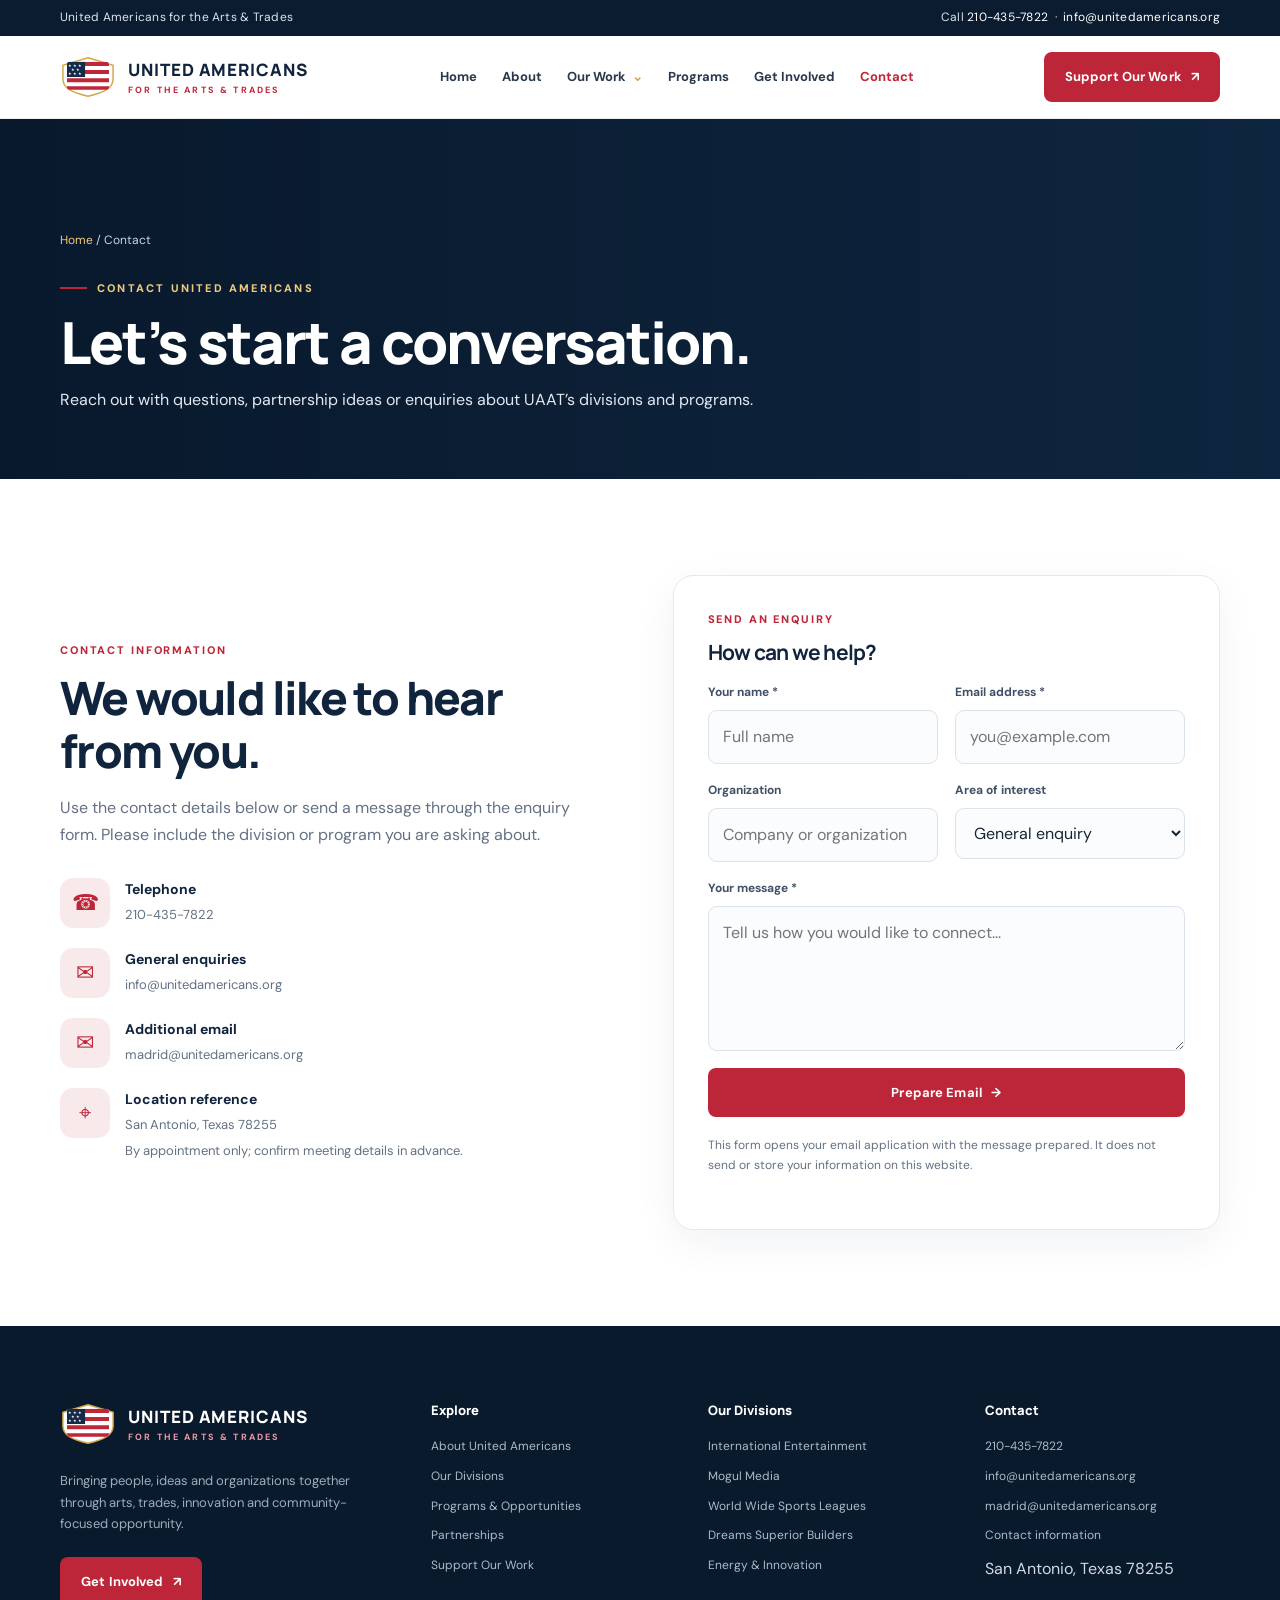
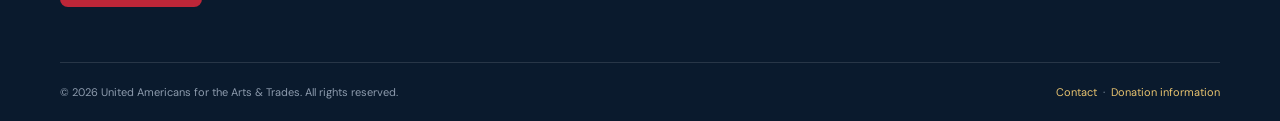
<file: contact.html>
<!doctype html><html lang="en"><head><meta charset="utf-8"><meta name="viewport" content="width=device-width, initial-scale=1"><meta name="description" content="Contact United Americans for the Arts and Trades by phone or email, or prepare an enquiry."><meta name="theme-color" content="#10243e"><title>Contact | United Americans</title><link rel="icon" href="assets/img/logo.svg" type="image/svg+xml"><link rel="stylesheet" href="assets/css/style.css"></head><body data-page="contact"><div class="topbar"><div class="container topbar-inner"><span>United Americans for the Arts &amp; Trades</span><span>Call <a href="tel:+12104357822">210-435-7822</a> &nbsp;·&nbsp; <a href="mailto:info@unitedamericans.org">info@unitedamericans.org</a></span></div></div>
<header class="site-header"><div class="container nav-wrap"><a class="brand" href="index.html" aria-label="United Americans home"><img src="assets/img/logo.svg" alt="American flag shield logo"><span class="brand-copy"><strong>UNITED AMERICANS</strong><span>FOR THE ARTS &amp; TRADES</span></span></a>
<button class="menu-toggle" aria-label="Toggle navigation" aria-expanded="false">&#9776;</button>
<nav class="main-nav" aria-label="Main navigation"><a href="index.html" data-nav="home">Home</a><a href="about.html" data-nav="about">About</a><div class="nav-drop"><button type="button">Our Work</button><div class="drop-menu"><a href="divisions.html">All Divisions</a><a href="divisions.html#entertainment">International Entertainment</a><a href="divisions.html#media">Mogul Media</a><a href="divisions.html#sports">World Wide Sports Leagues</a><a href="divisions.html#builders">Dreams Superior Builders</a><a href="divisions.html#energy">Energy &amp; Innovation</a><a href="divisions.html#economic">Economic Revitalization</a></div></div><a href="programs.html" data-nav="programs">Programs</a><a href="get-involved.html" data-nav="involved">Get Involved</a><a href="contact.html" data-nav="contact">Contact</a></nav>
<div class="nav-actions"><a class="btn" href="donate.html">Support Our Work <span aria-hidden="true">↗</span></a></div></div></header><main><section class="page-hero" style="--page-image:url('https://images.unsplash.com/photo-1521791136064-7986c2920216?auto=format&fit=crop&w=1800&q=85')"><div class="container"><div class="breadcrumbs"><a href="index.html">Home</a> / Contact</div><span class="eyebrow">Contact United Americans</span><h1>Let’s start a conversation.</h1><p>Reach out with questions, partnership ideas or enquiries about UAAT’s divisions and programs.</p></div></section>
<section class="section"><div class="container split"><div class="reveal"><span class="kicker">Contact Information</span><h2>We would like to hear from you.</h2><p class="text-muted">Use the contact details below or send a message through the enquiry form. Please include the division or program you are asking about.</p><div class="contact-list" style="margin-top:30px"><div class="contact-item"><div class="icon-box">☎</div><div><strong>Telephone</strong><a href="tel:+12104357822">210-435-7822</a></div></div><div class="contact-item"><div class="icon-box">✉</div><div><strong>General enquiries</strong><a href="mailto:info@unitedamericans.org">info@unitedamericans.org</a></div></div><div class="contact-item"><div class="icon-box">✉</div><div><strong>Additional email</strong><a href="mailto:madrid@unitedamericans.org">madrid@unitedamericans.org</a></div></div><div class="contact-item"><div class="icon-box">⌖</div><div><strong>Location reference</strong><span>San Antonio, Texas 78255</span><br><span>By appointment only; confirm meeting details in advance.</span></div></div></div></div>
<div class="form-card reveal delay-1"><span class="kicker">Send an Enquiry</span><h3>How can we help?</h3><form data-mail-form><div class="form-grid"><div class="field"><label for="name">Your name *</label><input id="name" name="name" required autocomplete="name" placeholder="Full name"></div><div class="field"><label for="email">Email address *</label><input id="email" name="email" type="email" required autocomplete="email" placeholder="you@example.com"></div><div class="field"><label for="organization">Organization</label><input id="organization" name="organization" placeholder="Company or organization"></div><div class="field"><label for="interest">Area of interest</label><select id="interest" name="interest"><option>General enquiry</option><option>International Entertainment</option><option>Mogul Media</option><option>World Wide Sports Leagues</option><option>Dreams Superior Builders</option><option>Energy &amp; Innovation</option><option>Economic Revitalization</option><option>Internship Programs</option><option>Sponsorship or Donation</option></select></div><div class="field full"><label for="message">Your message *</label><textarea id="message" name="message" required placeholder="Tell us how you would like to connect..."></textarea></div><div class="field full"><button class="btn" type="submit">Prepare Email <span>→</span></button><p class="form-note">This form opens your email application with the message prepared. It does not send or store your information on this website.</p><p class="form-note form-status" aria-live="polite"></p></div></div></form></div></div></section></main><footer class="site-footer"><div class="container"><div class="footer-grid"><div class="footer-brand"><a class="brand" href="index.html"><img src="assets/img/logo.svg" alt="United Americans logo"><span class="brand-copy"><strong>UNITED AMERICANS</strong><span>FOR THE ARTS &amp; TRADES</span></span></a><p>Bringing people, ideas and organizations together through arts, trades, innovation and community-focused opportunity.</p><a class="btn" href="get-involved.html">Get Involved <span>↗</span></a></div><div><div class="footer-title">Explore</div><div class="footer-links"><a href="about.html">About United Americans</a><a href="divisions.html">Our Divisions</a><a href="programs.html">Programs &amp; Opportunities</a><a href="get-involved.html">Partnerships</a><a href="donate.html">Support Our Work</a></div></div><div><div class="footer-title">Our Divisions</div><div class="footer-links"><a href="divisions.html#entertainment">International Entertainment</a><a href="divisions.html#media">Mogul Media</a><a href="divisions.html#sports">World Wide Sports Leagues</a><a href="divisions.html#builders">Dreams Superior Builders</a><a href="divisions.html#energy">Energy &amp; Innovation</a></div></div><div><div class="footer-title">Contact</div><div class="footer-links"><a href="tel:+12104357822">210-435-7822</a><a href="mailto:info@unitedamericans.org">info@unitedamericans.org</a><a href="mailto:madrid@unitedamericans.org">madrid@unitedamericans.org</a><a href="contact.html">Contact information</a><span>San Antonio, Texas 78255</span></div></div></div><div class="footer-bottom"><span>© <span data-year></span> United Americans for the Arts &amp; Trades. All rights reserved.</span><span><a href="contact.html">Contact</a> &nbsp;·&nbsp; <a href="donate.html">Donation information</a></span></div></div></footer><button class="back-top" aria-label="Back to top">↑</button><script src="assets/js/main.js" defer></script></body></html>
</file>
<file: assets/css/style.css>
@import url('https://fonts.googleapis.com/css2?family=DM+Sans:wght@400;500;600;700&family=Manrope:wght@400;500;600;700;800&display=swap');
:root{--navy:#10243e;--navy-2:#17395e;--blue:#246b8f;--red:#bd2638;--gold:#d5a64b;--ink:#182536;--muted:#637184;--paper:#f5f7fa;--line:#e4e9ef;--white:#fff;--shadow:0 18px 50px rgba(16,36,62,.12);--radius:22px;--wrap:1160px}
*{box-sizing:border-box}html{scroll-behavior:smooth;scroll-padding-top:96px}body{margin:0;background:#fff;color:var(--ink);font-family:'DM Sans',Arial,sans-serif;line-height:1.65}body.menu-open{overflow:hidden}img{display:block;max-width:100%}a{color:inherit;text-decoration:none}button,input,textarea,select{font:inherit}.container{width:min(var(--wrap),calc(100% - 44px));margin-inline:auto}.topbar{background:#0b1b30;color:#dce5ee;font-size:12px;letter-spacing:.02em}.topbar-inner{display:flex;justify-content:space-between;gap:20px;padding:8px 0}.topbar a{color:#fff}.site-header{position:sticky;top:0;z-index:1000;background:rgba(255,255,255,.94);backdrop-filter:blur(16px);border-bottom:1px solid rgba(16,36,62,.08)}.nav-wrap{min-height:82px;display:flex;align-items:center;justify-content:space-between;gap:28px}.brand{display:flex;align-items:center;gap:12px;min-width:250px}.brand img{width:56px;height:46px;object-fit:contain}.brand-copy{display:flex;flex-direction:column;line-height:1.1}.brand-copy strong{font:800 17px 'Manrope',sans-serif;letter-spacing:.055em;color:var(--navy)}.brand-copy span{font-size:9px;letter-spacing:.24em;font-weight:700;color:var(--red);margin-top:5px}.main-nav{display:flex;align-items:center;gap:25px}.main-nav>a,.nav-drop>button{background:none;border:0;color:#29394d;font-size:13px;font-weight:700;padding:12px 0;cursor:pointer;transition:.2s}.main-nav>a:hover,.nav-drop>button:hover,.main-nav a.active{color:var(--red)}.nav-drop{position:relative}.nav-drop>button:after{content:'⌄';padding-left:6px;color:var(--gold)}.drop-menu{position:absolute;top:calc(100% + 8px);left:-18px;width:270px;padding:10px;background:#fff;border:1px solid var(--line);border-radius:15px;box-shadow:var(--shadow);display:none}.nav-drop:hover .drop-menu,.nav-drop:focus-within .drop-menu{display:grid}.drop-menu a{padding:10px 12px;border-radius:9px;font-size:13px;font-weight:600;color:#425167}.drop-menu a:hover{background:var(--paper);color:var(--red)}.nav-actions{display:flex;align-items:center;gap:12px}.btn{display:inline-flex;align-items:center;justify-content:center;gap:9px;padding:13px 20px;border-radius:8px;border:1px solid transparent;background:var(--red);color:#fff;font-weight:700;font-size:13px;letter-spacing:.01em;transition:transform .25s,box-shadow .25s,background .25s;cursor:pointer}.btn:hover{transform:translateY(-3px);box-shadow:0 12px 24px rgba(189,38,56,.22);background:#a91e30}.btn-outline{background:transparent;border-color:rgba(255,255,255,.6);color:#fff}.btn-outline:hover{background:#fff;color:var(--navy)}.btn-light{background:#fff;color:var(--navy);border-color:var(--line)}.btn-light:hover{background:var(--navy);color:#fff}.menu-toggle{display:none;width:44px;height:44px;border:1px solid var(--line);border-radius:10px;background:#fff;color:var(--navy);font-size:23px}
.hero{position:relative;isolation:isolate;overflow:hidden;background:var(--navy);color:#fff;min-height:650px;display:flex;align-items:center}.hero:before{content:'';position:absolute;inset:0;z-index:-2;background:linear-gradient(90deg,rgba(8,24,43,.94) 0%,rgba(11,34,58,.82) 47%,rgba(11,34,58,.24) 100%),url('https://images.unsplash.com/photo-1492684223066-81342ee5ff30?auto=format&fit=crop&w=2000&q=85') center/cover}.hero:after{content:'';position:absolute;inset:auto 0 0;height:7px;background:linear-gradient(90deg,var(--red) 0 34%,#fff 34% 67%,var(--blue) 67%)}.hero-content{max-width:720px;padding:105px 0 120px}.eyebrow{display:inline-flex;align-items:center;gap:10px;color:#f0cb7e;font-size:11px;font-weight:800;letter-spacing:.2em;text-transform:uppercase}.eyebrow:before{content:'';width:27px;height:2px;background:var(--red)}h1,h2,h3,h4{font-family:'Manrope',sans-serif;line-height:1.14;letter-spacing:-.035em;margin:0 0 18px}h1{font-size:clamp(42px,6.2vw,76px);font-weight:800;margin-top:20px}h2{font-size:clamp(30px,4vw,46px);font-weight:800;color:var(--navy)}h3{font-size:21px;color:var(--navy)}.hero p{font-size:17px;max-width:630px;color:#e1e8ef;line-height:1.8;margin:0 0 30px}.hero-actions{display:flex;gap:13px;flex-wrap:wrap}.hero-note{display:flex;align-items:center;gap:13px;margin-top:45px;color:#d5deea;font-size:12px}.hero-note b{color:#fff}.hero-note .stars{display:flex;gap:3px;color:var(--gold);font-size:17px}.page-hero{position:relative;isolation:isolate;min-height:360px;display:flex;align-items:end;padding:85px 0 65px;color:#fff;background:var(--navy);overflow:hidden}.page-hero:before{content:'';position:absolute;inset:0;z-index:-1;background:linear-gradient(90deg,rgba(8,24,43,.92),rgba(13,38,64,.6)),var(--page-image) center/cover}.page-hero h1{font-size:clamp(38px,5vw,58px);margin:12px 0}.page-hero p{max-width:720px;color:#e2e9f0;margin:0;font-size:16px}.breadcrumbs{font-size:12px;color:#cbd5df;margin-bottom:20px}.breadcrumbs a{color:#f2c974}.section{padding:96px 0}.section-sm{padding:65px 0}.section-soft{background:var(--paper)}.section-dark{background:var(--navy);color:#fff}.section-dark h2,.section-dark h3{color:#fff}.section-head{max-width:720px;margin-bottom:42px}.section-head.center{text-align:center;margin-inline:auto}.section-head p{color:var(--muted);font-size:16px;margin:0}.section-dark .section-head p{color:#c5d1de}.kicker{color:var(--red);font-weight:800;letter-spacing:.17em;text-transform:uppercase;font-size:11px;display:block;margin-bottom:13px}.lead{font-size:18px;color:#516174;line-height:1.85}.text-muted{color:var(--muted)}.grid{display:grid;gap:24px}.grid-2{grid-template-columns:repeat(2,minmax(0,1fr))}.grid-3{grid-template-columns:repeat(3,minmax(0,1fr))}.grid-4{grid-template-columns:repeat(4,minmax(0,1fr))}.split{display:grid;grid-template-columns:1fr 1fr;gap:65px;align-items:center}.image-frame{position:relative;border-radius:var(--radius);overflow:hidden;box-shadow:var(--shadow)}.image-frame img{width:100%;height:100%;min-height:380px;object-fit:cover;transition:transform .7s}.image-frame:hover img{transform:scale(1.04)}.image-frame:after{content:'';position:absolute;inset:14px;border:1px solid rgba(255,255,255,.55);border-radius:14px;pointer-events:none}.floating-card{position:absolute;right:-18px;bottom:28px;background:#fff;padding:20px 23px;border-radius:15px;box-shadow:var(--shadow);max-width:220px}.floating-card strong{display:block;font:800 24px 'Manrope';color:var(--navy)}.floating-card span{font-size:12px;color:var(--muted)}.card{background:#fff;border:1px solid var(--line);border-radius:18px;overflow:hidden;transition:transform .28s,box-shadow .28s,border-color .28s}.card:hover{transform:translateY(-7px);box-shadow:var(--shadow);border-color:#d6deea}.card-image{height:210px;overflow:hidden;background:#e6ebf1}.card-image img{width:100%;height:100%;object-fit:cover;transition:transform .6s}.card:hover .card-image img{transform:scale(1.055)}.card-body{padding:25px}.card-body p{color:var(--muted);font-size:14px;margin:0 0 18px}.card-link{font-size:12px;color:var(--red);font-weight:800;letter-spacing:.04em;text-transform:uppercase}.icon-box{width:50px;height:50px;border-radius:13px;display:grid;place-items:center;background:#f8e9eb;color:var(--red);font-size:22px;margin-bottom:20px}.feature-card{padding:29px;background:#fff;border:1px solid var(--line);border-radius:17px}.feature-card p{color:var(--muted);font-size:14px;margin:0}.feature-card h3{margin-bottom:10px}.check-list{display:grid;gap:13px;padding:0;margin:24px 0 0;list-style:none}.check-list li{display:flex;gap:12px;color:#526175;font-size:14px}.check-list li:before{content:'✓';display:grid;place-items:center;flex:0 0 22px;height:22px;border-radius:50%;background:#e8f3ef;color:#1f866a;font-weight:900}.stats{display:grid;grid-template-columns:repeat(3,1fr);gap:1px;background:rgba(255,255,255,.18);border:1px solid rgba(255,255,255,.16);border-radius:16px;overflow:hidden;margin-top:45px}.stat{padding:22px;background:rgba(255,255,255,.04)}.stat strong{font:800 23px 'Manrope';display:block;color:#fff}.stat span{font-size:11px;color:#cbd6e2}.cta-band{background:linear-gradient(110deg,#10243e,#1c456c);color:#fff;padding:56px;border-radius:24px;display:flex;align-items:center;justify-content:space-between;gap:28px;position:relative;overflow:hidden}.cta-band:after{content:'★';position:absolute;right:34%;top:-90px;font-size:280px;color:rgba(255,255,255,.035)}.cta-band h2{color:#fff;font-size:clamp(26px,3.4vw,39px);margin-bottom:10px}.cta-band p{color:#cbd7e3;margin:0;max-width:620px;font-size:14px}.cta-band .btn{z-index:1;flex:none}.quote-card{padding:30px;border-radius:18px;background:#fff;border:1px solid var(--line)}.quote-card p{color:#526175;margin-top:0}.quote-card strong{color:var(--navy)}.form-card{padding:34px;background:#fff;border:1px solid var(--line);border-radius:20px;box-shadow:0 12px 40px rgba(16,36,62,.06)}.form-grid{display:grid;grid-template-columns:1fr 1fr;gap:17px}.field{display:flex;flex-direction:column;gap:7px}.field.full{grid-column:1/-1}.field label{font-size:12px;font-weight:700;color:#405066}.field input,.field textarea,.field select{width:100%;border:1px solid #dbe2ea;border-radius:9px;padding:13px 14px;background:#fbfcfd;outline:0;color:var(--ink);transition:border .2s,box-shadow .2s}.field input:focus,.field textarea:focus,.field select:focus{border-color:var(--blue);box-shadow:0 0 0 3px rgba(36,107,143,.1)}.field textarea{min-height:145px;resize:vertical}.form-note{font-size:12px;color:var(--muted);margin:12px 0 0}.contact-list{display:grid;gap:20px}.contact-item{display:flex;gap:15px;align-items:flex-start}.contact-item .icon-box{flex:none;margin:0}.contact-item strong{display:block;color:var(--navy);font-size:14px}.contact-item span,.contact-item a{font-size:13px;color:var(--muted)}.notice{border-left:4px solid var(--gold);background:#fff9ec;padding:16px 19px;border-radius:0 10px 10px 0;color:#66532c;font-size:13px}.accordion{border-bottom:1px solid var(--line)}.accordion button{width:100%;padding:20px 0;text-align:left;background:none;border:0;display:flex;justify-content:space-between;gap:20px;color:var(--navy);font-weight:800;cursor:pointer}.accordion button span:last-child{color:var(--red);font-size:20px}.accordion-content{display:none;padding:0 0 20px;color:var(--muted);font-size:14px}.accordion.open .accordion-content{display:block}.site-footer{background:#0a1a2d;color:#d0d9e4;padding:75px 0 0}.footer-grid{display:grid;grid-template-columns:1.4fr 1fr 1fr 1fr;gap:42px;padding-bottom:55px}.footer-brand .brand-copy strong{color:#fff}.footer-brand .brand-copy span{color:#ef9aa5}.footer-brand p{max-width:300px;color:#9eacbd;font-size:13px;margin:23px 0}.footer-title{font:800 13px 'Manrope';color:#fff;margin-bottom:18px}.footer-links{display:grid;gap:10px}.footer-links a{font-size:12px;color:#aebaca;transition:color .2s}.footer-links a:hover{color:#f2c974}.footer-bottom{border-top:1px solid rgba(255,255,255,.12);padding:20px 0;display:flex;justify-content:space-between;gap:20px;color:#8d9bad;font-size:11px}.footer-bottom a{color:#e8c36f}.reveal{opacity:1;transform:none}.js .reveal{opacity:0;transform:translateY(24px);transition:opacity .7s ease,transform .7s ease}.js .reveal.visible{opacity:1;transform:translateY(0)}.delay-1{transition-delay:.12s}.delay-2{transition-delay:.22s}.delay-3{transition-delay:.32s}.pill{display:inline-flex;padding:7px 11px;border-radius:99px;background:#edf3f7;color:var(--navy-2);font-size:10px;font-weight:800;letter-spacing:.1em;text-transform:uppercase}.divider{height:1px;background:var(--line);margin:28px 0}.back-top{position:fixed;right:22px;bottom:22px;z-index:900;width:44px;height:44px;border:0;border-radius:50%;background:var(--red);color:#fff;box-shadow:0 8px 24px rgba(189,38,56,.28);font-size:18px;opacity:0;visibility:hidden;transform:translateY(10px);transition:.25s;cursor:pointer}.back-top.show{opacity:1;visibility:visible;transform:translateY(0)}
@media(max-width:1080px){.main-nav{gap:15px}.brand{min-width:220px}.brand-copy strong{font-size:15px}.nav-actions .btn{padding:11px 14px}.grid-4{grid-template-columns:repeat(2,1fr)}}
@media(max-width:860px){.topbar-inner{justify-content:center}.topbar-inner span:last-child{display:none}.nav-wrap{min-height:72px}.menu-toggle{display:grid;place-items:center}.nav-actions>.btn{display:none}.main-nav{position:fixed;inset:72px 0 auto 0;background:#fff;padding:18px 24px 28px;display:none;align-items:stretch;gap:0;box-shadow:0 22px 30px rgba(16,36,62,.13);max-height:calc(100vh - 72px);overflow:auto}.main-nav.open{display:flex;flex-direction:column}.main-nav>a,.nav-drop>button{width:100%;text-align:left;padding:15px 2px;border-bottom:1px solid var(--line)}.drop-menu{position:static;display:none;width:100%;box-shadow:none;border:0;background:var(--paper);margin:4px 0 10px}.nav-drop.expanded .drop-menu{display:grid}.nav-drop:hover .drop-menu{display:none}.nav-drop.expanded:hover .drop-menu{display:grid}.hero{min-height:600px}.hero-content{padding:90px 0 105px}.split{gap:35px}.footer-grid{grid-template-columns:repeat(2,1fr)}}
@media(max-width:620px){.container{width:min(var(--wrap),calc(100% - 32px))}.topbar{font-size:10px}.brand{min-width:0}.brand img{width:48px;height:42px}.brand-copy strong{font-size:13px}.brand-copy span{font-size:8px}.hero{min-height:620px}.hero:before{background:linear-gradient(90deg,rgba(8,24,43,.94),rgba(11,34,58,.7)),url('https://images.unsplash.com/photo-1492684223066-81342ee5ff30?auto=format&fit=crop&w=1100&q=80') center/cover}.hero-content{padding:76px 0 95px}h1{font-size:43px}.hero p{font-size:15px}.section{padding:70px 0}.section-sm{padding:52px 0}.grid-2,.grid-3,.grid-4,.split{grid-template-columns:1fr}.split{gap:30px}.image-frame img{min-height:290px}.floating-card{right:12px;bottom:14px}.page-hero{min-height:320px;padding:75px 0 45px}.page-hero p{font-size:14px}.stats{grid-template-columns:1fr}.stat{padding:15px 19px}.cta-band{padding:32px 25px;align-items:flex-start;flex-direction:column}.footer-grid{grid-template-columns:1fr 1fr;gap:30px 20px}.footer-brand{grid-column:1/-1}.footer-bottom{flex-direction:column}.form-grid{grid-template-columns:1fr}.field.full{grid-column:auto}.form-card{padding:23px}.card-image{height:190px}}
@media(prefers-reduced-motion:reduce){html{scroll-behavior:auto}*,*:before,*:after{animation-duration:.01ms!important;animation-iteration-count:1!important;transition-duration:.01ms!important}.reveal{opacity:1;transform:none}}
</file>
